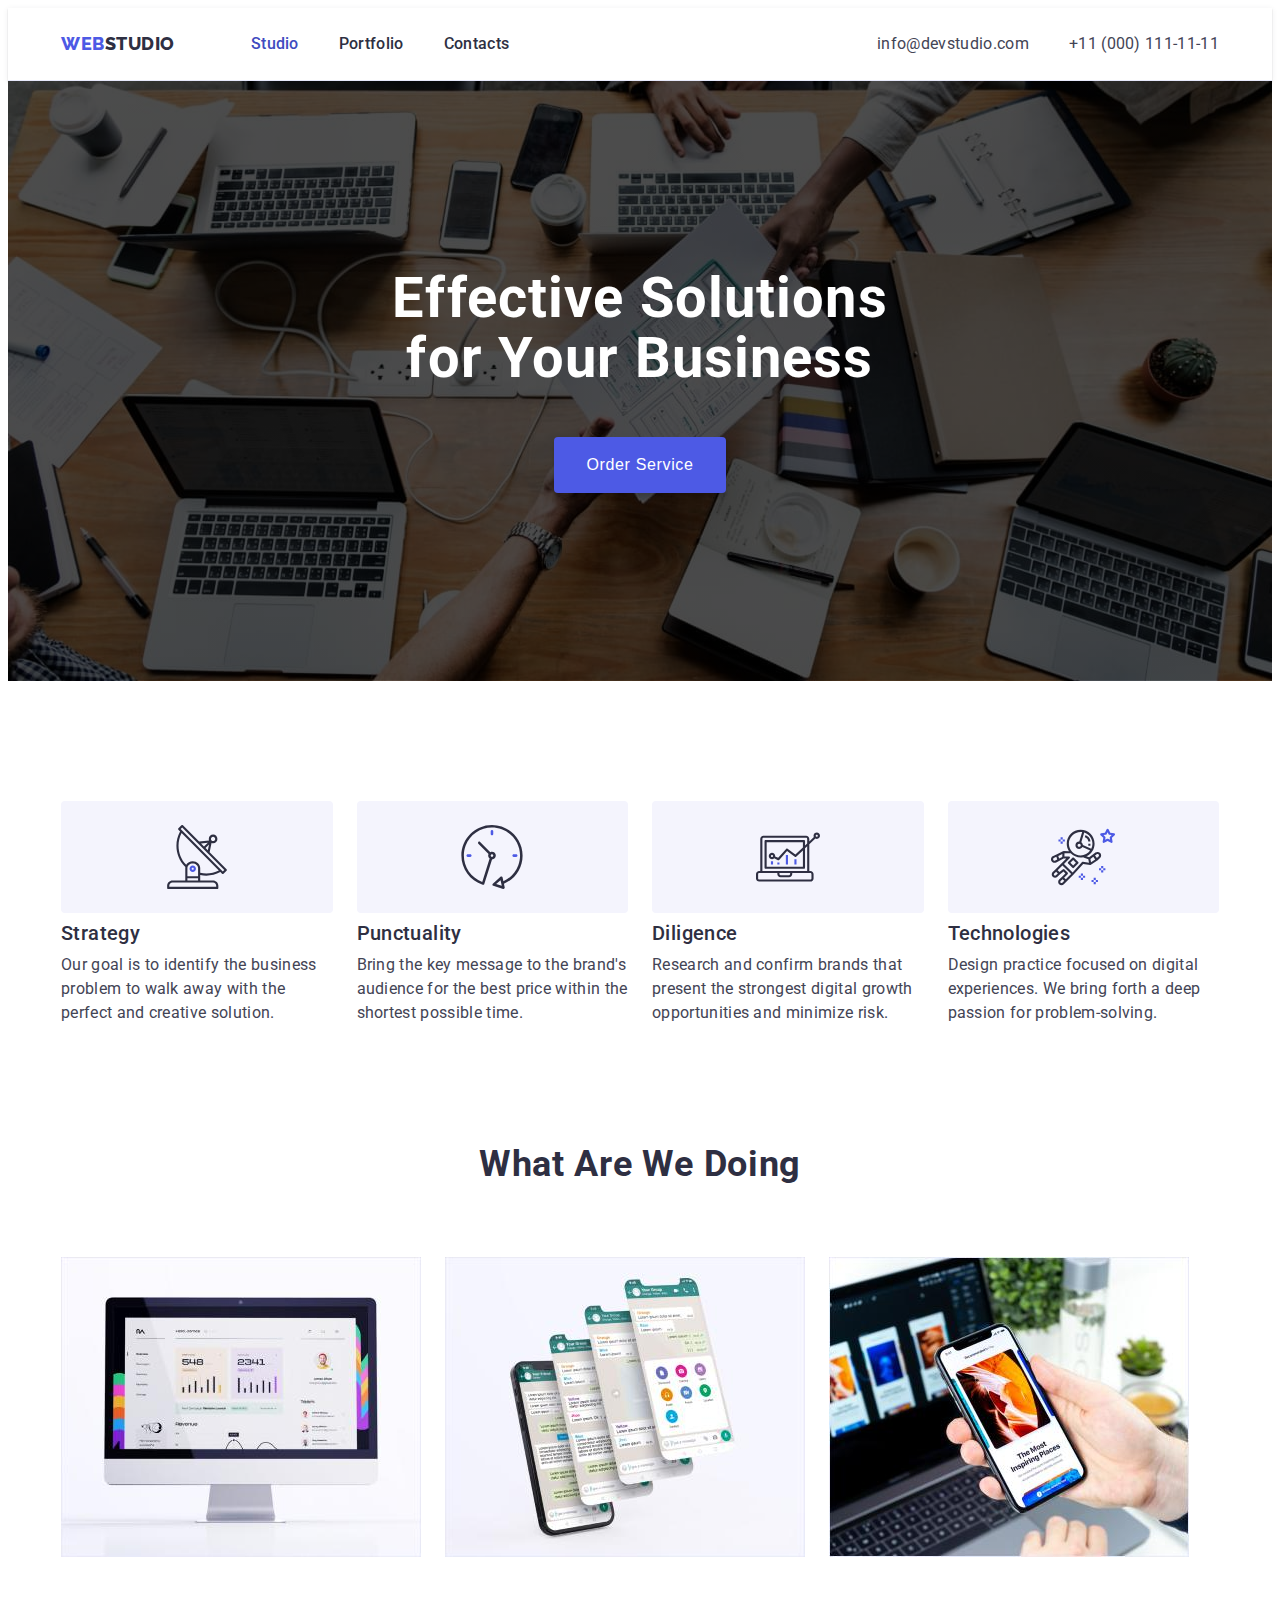
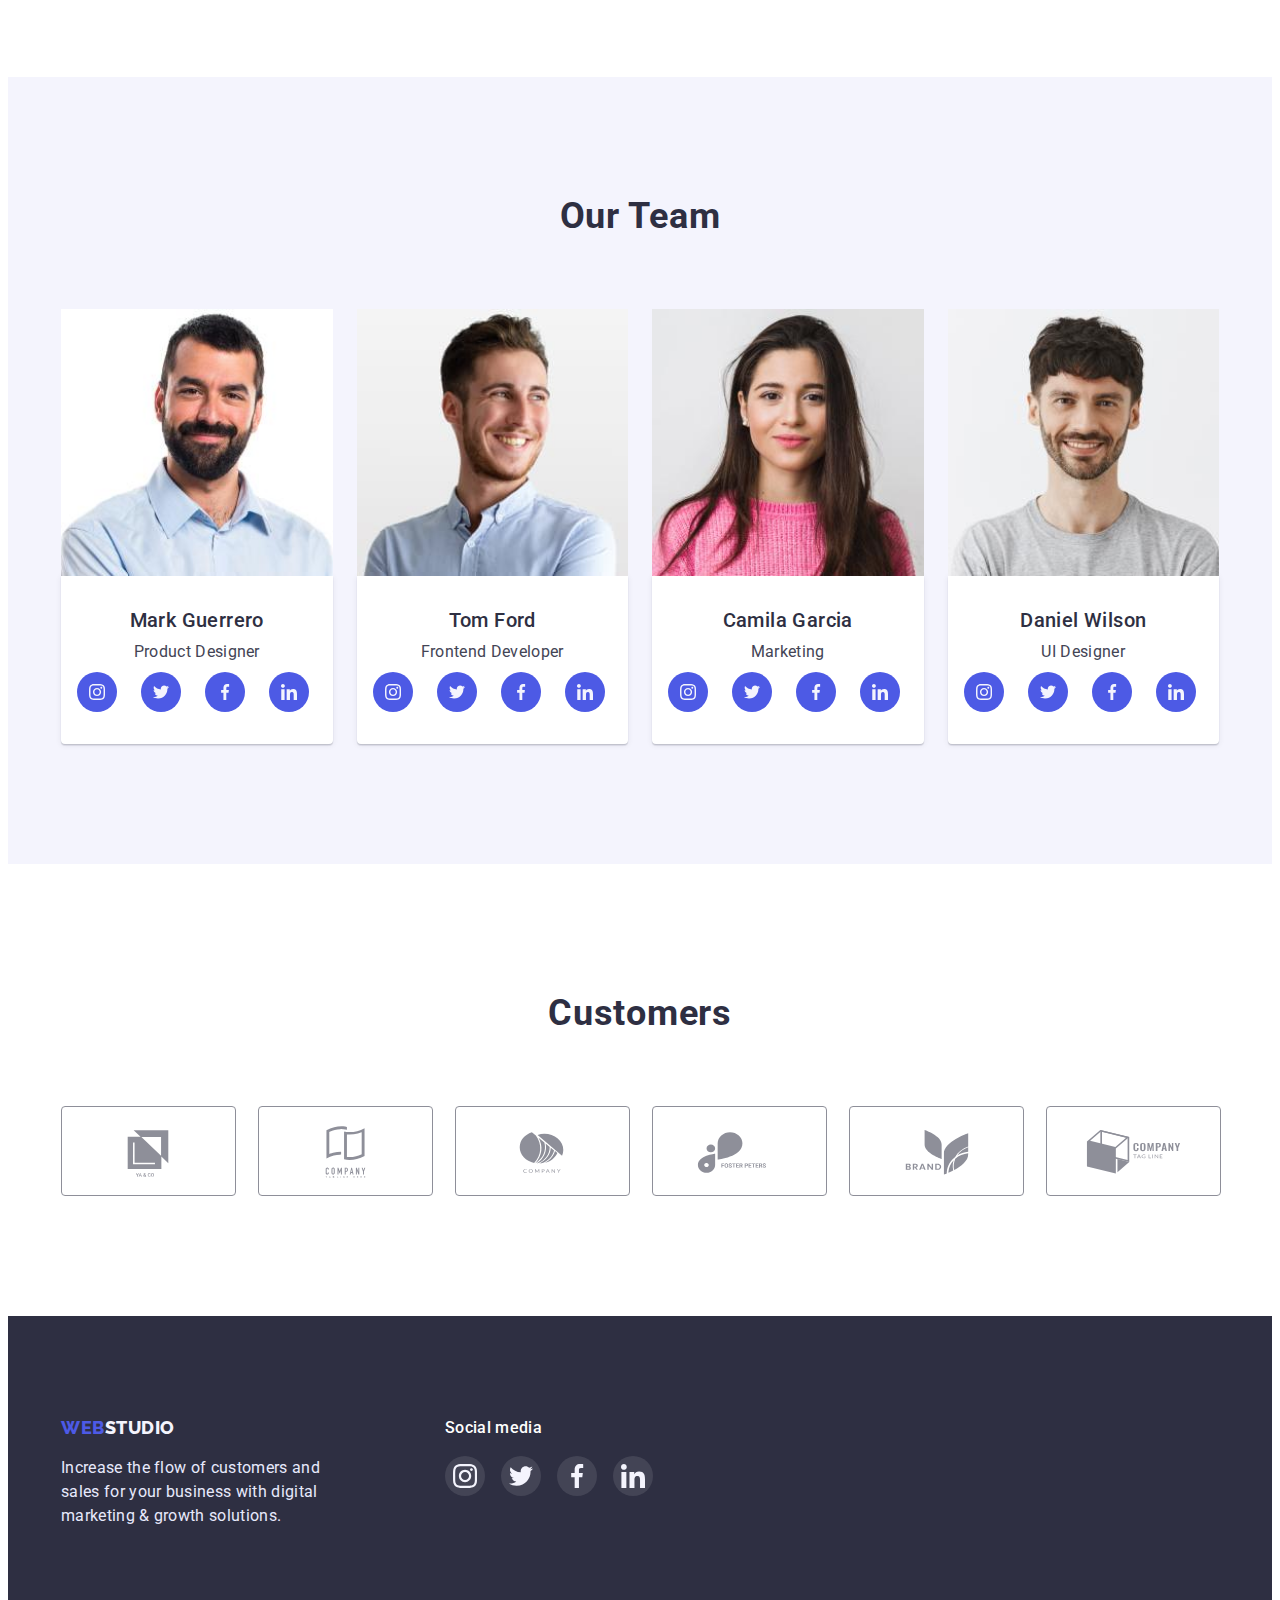
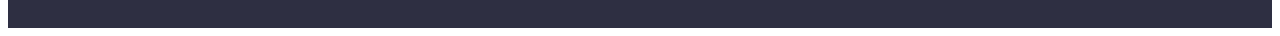
<file: index.html>
<!DOCTYPE html>
<html lang="en">

<head>
    <meta charset="UTF-8" />
    <meta http-equiv="X-UA-Compatible" content="IE=edge" />
    <meta name="viewport" content="width=device-width, initial-scale=1.0" />
    <title>Web Studio</title>
    <link rel="stylesheet" href="https://cdnjs.cloudflare.com/ajax/libs/modern-normalize/1.1.0/modern-normalize.min.css"
        integrity="sha512-wpPYUAdjBVSE4KJnH1VR1HeZfpl1ub8YT/NKx4PuQ5NmX2tKuGu6U/JRp5y+Y8XG2tV+wKQpNHVUX03MfMFn9Q=="
        crossorigin="anonymous" referrerpolicy="no-referrer" />
    <link rel="preconnect" href="https://fonts.googleapis.com">
    <link rel="preconnect" href="https://fonts.gstatic.com" crossorigin>
    <link
        href="https://fonts.googleapis.com/css2?family=Raleway:wght@800&family=Roboto:wght@400;500;700;900&display=swap"
        rel="stylesheet">
    <link rel="stylesheet" href="./css/style.css">
</head>

<body>

    <!-- Header -->

    <header class="header">
        <div class="container header-container">
            <nav class="header-nav">
                <a href="./index.html" class="logo">Web<span class="half">Studio</span></a>
                <ul class="site-nav list">
                    <li><a href="./index.html" class="link current">Studio</a></li>
                    <li><a href="./portfolio.html" class="link">Portfolio</a></li>
                    <li><a href="" class="link">Contacts</a></li>
                </ul>
            </nav>
            <address class="address">
                <ul class="address-list list">
                    <li><a href="mailto:info@devstudio.com" class="address-link link">info@devstudio.com</a></li>
                    <li><a href="tel:+110001111111" class="link tel">+11 (000) 111-11-11</a></li>
                </ul>
            </address>
        </div>
    </header>
    <main>

        <!-- Hero -->

        <section class="hero">
            <div class="container container-hero">
                <h1 class="hero-title">
                    Effective Solutions for Your Business
                </h1>
                <button type="button" class="btn">Order Service</button>
            </div>
        </section>

        <!-- Capabilities -->

        <section class="section">
            <div class="container">
                <h2 class="visually-hidden">our capabilities</h2>
                <ul class="feature-list list">
                    <li class="feature-item">
                        <div class="feature-box">
                            <svg width="64" height="64">
                                <use href="./images/icons.svg#icon-antenna"></use>
                            </svg>
                        </div>
                        <h3 class=" title">Strategy</h3>
                        <p>
                            Our goal is to identify the business problem to walk away with the
                            perfect and creative solution.
                        </p>
                    </li>
                    <li class="feature-item">
                        <div class="feature-box">
                            <svg width="64" height="64">
                                <use href="./images/icons.svg#icon-clock"></use>
                            </svg>
                        </div>
                        <h3 class="title">Punctuality</h3>
                        <p>
                            Bring the key message to the brand's audience for the best price
                            within the shortest possible time.
                        </p>
                    </li>
                    <li class="feature-item">
                        <div class="feature-box">
                            <svg width="64" height="64">
                                <use href="./images/icons.svg#icon-diagram"></use>
                            </svg>
                        </div>
                        <h3 class="title">Diligence</h3>
                        <p>
                            Research and confirm brands that present the strongest digital
                            growth opportunities and minimize risk.
                        </p>
                    </li>
                    <li class="feature-item">
                        <div class="feature-box">
                            <svg width="64" height="64">
                                <use href="./images/icons.svg#icon-astronaut"></use>
                            </svg>
                        </div>
                        <h3 class="title">Technologies</h3>
                        <p>
                            Design practice focused on digital experiences. We bring forth a
                            deep passion for problem-solving.
                        </p>
                    </li>
                </ul>
            </div>
        </section>

        <!-- Cases -->

        <section class="section section-cases">
            <div class="container">
                <h2 class="section-title">What are we doing</h2>
                <ul class="case list">
                    <li>
                        <img src="./images/monitor.jpg" width="360" height="300" alt="monitor" />
                    </li>
                    <li>
                        <img src="./images/phone.jpg" width="360" height="300" alt="phone" />
                    </li>
                    <li>
                        <img src="./images/apps.jpg" width="360" height="300" alt="apps" />
                    </li>
                </ul>
            </div>
        </section>

        <!-- Team -->

        <section class="section section-team">
            <div class="container">
                <h2 class="section-title">Our Team</h2>
                <ul class="team list">
                    <li class="team-item">
                        <img src="./images/mark.jpg" width="264" alt="Mark Guerrero" />
                        <div class="team-card">
                            <h3 class="title">Mark Guerrero</h3>
                            <p class="text">Product Designer</p>
                            <ul class="team-social list">
                                <li>
                                    <a class="team-box" href="#">
                                        <svg width="16" height="16">
                                            <use href="./images/icons.svg#icon-instagram"></use>
                                        </svg>
                                    </a>
                                </li>
                                <li>
                                    <a class="team-box" href="#">
                                        <svg width="16" height="16">
                                            <use href="./images/icons.svg#icon-twitter"></use>
                                        </svg>
                                    </a>
                                </li>
                                <li>
                                    <a class="team-box" href="#">
                                        <svg width="16" height="16">
                                            <use href="./images/icons.svg#icon-facebook"></use>
                                        </svg>
                                    </a>
                                </li>
                                <li>
                                    <a class="team-box" href="#">
                                        <svg width="16" height="16">
                                            <use href="./images/icons.svg#icon-linkedin"></use>
                                        </svg>
                                    </a>
                                </li>
                            </ul>
                        </div>
                    </li>
                    <li class="team-item">
                        <img src="./images/tom.jpg" width="264" alt="Tom Ford" />
                        <div class="team-card">
                            <h3 class="title">Tom Ford</h3>
                            <p class="text">Frontend Developer</p>
                            <ul class="team-social list">
                                <li>
                                    <a class="team-box" href="#">
                                        <svg width="16" height="16">
                                            <use href="./images/icons.svg#icon-instagram"></use>
                                        </svg>
                                    </a>
                                </li>
                                <li>
                                    <a class="team-box" href="#">
                                        <svg width="16" height="16">
                                            <use href="./images/icons.svg#icon-twitter"></use>
                                        </svg>
                                    </a>
                                </li>
                                <li>
                                    <a class="team-box" href="#">
                                        <svg width="16" height="16">
                                            <use href="./images/icons.svg#icon-facebook"></use>
                                        </svg>
                                    </a>
                                </li>
                                <li>
                                    <a class="team-box" href="#">
                                        <svg width="16" height="16">
                                            <use href="./images/icons.svg#icon-linkedin"></use>
                                        </svg>
                                    </a>
                                </li>
                            </ul>
                        </div>
                    </li>
                    <li class="team-item">
                        <img src="./images/camila.jpg" width="264" alt="Camila Garcia" />
                        <div class="team-card">
                            <h3 class="title">Camila Garcia</h3>
                            <p class="text">Marketing</p>
                            <ul class="team-social list">
                                <li>
                                    <a class="team-box" href="#">
                                        <svg width="16" height="16">
                                            <use href="./images/icons.svg#icon-instagram"></use>
                                        </svg>
                                    </a>
                                </li>
                                <li>
                                    <a class="team-box" href="#">
                                        <svg width="16" height="16">
                                            <use href="./images/icons.svg#icon-twitter"></use>
                                        </svg>
                                    </a>
                                </li>
                                <li>
                                    <a class="team-box" href="#">
                                        <svg width="16" height="16">
                                            <use href="./images/icons.svg#icon-facebook"></use>
                                        </svg>
                                    </a>
                                </li>
                                <li>
                                    <a class="team-box" href="#">
                                        <svg width="16" height="16">
                                            <use href="./images/icons.svg#icon-linkedin"></use>
                                        </svg>
                                    </a>
                                </li>
                            </ul>
                        </div>
                    </li>
                    <li class="team-item">
                        <img src="./images/daniel.jpg" width="264" alt="Daniel Wilson" />
                        <div class="team-card">
                            <h3 class="title">Daniel Wilson</h3>
                            <p class="text">UI Designer</p>
                            <ul class="team-social list">
                                <li>
                                    <a class="team-box" href="#">
                                        <svg width="16" height="16">
                                            <use href="./images/icons.svg#icon-instagram"></use>
                                        </svg>
                                    </a>
                                </li>
                                <li>
                                    <a class="team-box" href="#">
                                        <svg width="16" height="16">
                                            <use href="./images/icons.svg#icon-twitter"></use>
                                        </svg>
                                    </a>
                                </li>
                                <li>
                                    <a class="team-box" href="#">
                                        <svg width="16" height="16">
                                            <use href="./images/icons.svg#icon-facebook"></use>
                                        </svg>
                                    </a>
                                </li>
                                <li>
                                    <a class="team-box" href="#">
                                        <svg width="16" height="16">
                                            <use href="./images/icons.svg#icon-linkedin"></use>
                                        </svg>
                                    </a>
                                </li>
                            </ul>
                        </div>
                    </li>
                </ul>
            </div>
        </section>

        <!-- Customers -->

        <section class="section section-customers">
            <div class="container">
                <h2 class="section-title">Customers</h2>
                <ul class="customer list">
                    <li class="customer-item">
                        <a class="customer-box" href="#">
                            <svg width="104" height="56">
                                <use href="./images/icons.svg#icon-client1"></use>
                            </svg>
                        </a>
                    </li>
                    <li class="customer-item">
                        <a class="customer-box" href="#">
                            <svg width="104" height="56">
                                <use href="./images/icons.svg#icon-client2"></use>
                            </svg>
                        </a>
                    </li>
                    <li class="customer-item">
                        <a class="customer-box" href="#">
                            <svg width="104" height="56">
                                <use href="./images/icons.svg#icon-client3"></use>
                            </svg>
                        </a>
                    </li>
                    <li class="customer-item">
                        <a class="customer-box" href="#">
                            <svg width="104" height="56">
                                <use href="./images/icons.svg#icon-client4"></use>
                            </svg>
                        </a>
                    </li>
                    <li class="customer-item">
                        <a class="customer-box" href="#">
                            <svg width="104" height="56">
                                <use href="./images/icons.svg#icon-client5"></use>
                            </svg>
                        </a>
                    </li>
                    <li class="customer-item">
                        <a class="customer-box" href="#">
                            <svg width="104" height="56">
                                <use href="./images/icons.svg#icon-client6"></use>
                            </svg>
                        </a>
                    </li>
                </ul>
            </div>
        </section>

    </main>

    <!-- Footer -->

    <footer class="footer">
        <div class="container footer-container">
            <div class="foot">
                <a href="./index.html" class="logo foot-link">Web<span class="half">Studio</span></a>
                <p class="foot-text">
                    Increase the flow of customers and sales for your business with digital
                    marketing & growth solutions.
                </p>
            </div>
            <div class="social">
                <p class="foot-social-text">Social media</p>
                <ul class="foot-social list">
                    <li>
                        <a class="foot-box" href="#">
                            <svg width="24" height="24">
                                <use href="./images/icons.svg#icon-instagram"></use>
                            </svg>
                        </a>
                    </li>
                    <li>
                        <a class="foot-box" href="#">
                            <svg width="24" height="24">
                                <use href="./images/icons.svg#icon-twitter"></use>
                            </svg>
                        </a>
                    </li>
                    <li>
                        <a class="foot-box" href="#">
                            <svg width="24" height="24">
                                <use href="./images/icons.svg#icon-facebook"></use>
                            </svg>
                        </a>
                    </li>
                    <li>
                        <a class="foot-box" href="#">
                            <svg width="24" height="24">
                                <use href="./images/icons.svg#icon-linkedin"></use>
                            </svg>
                        </a>
                    </li>
                </ul>
            </div>
        </div>
    </footer>
</body>

</html>
</file>
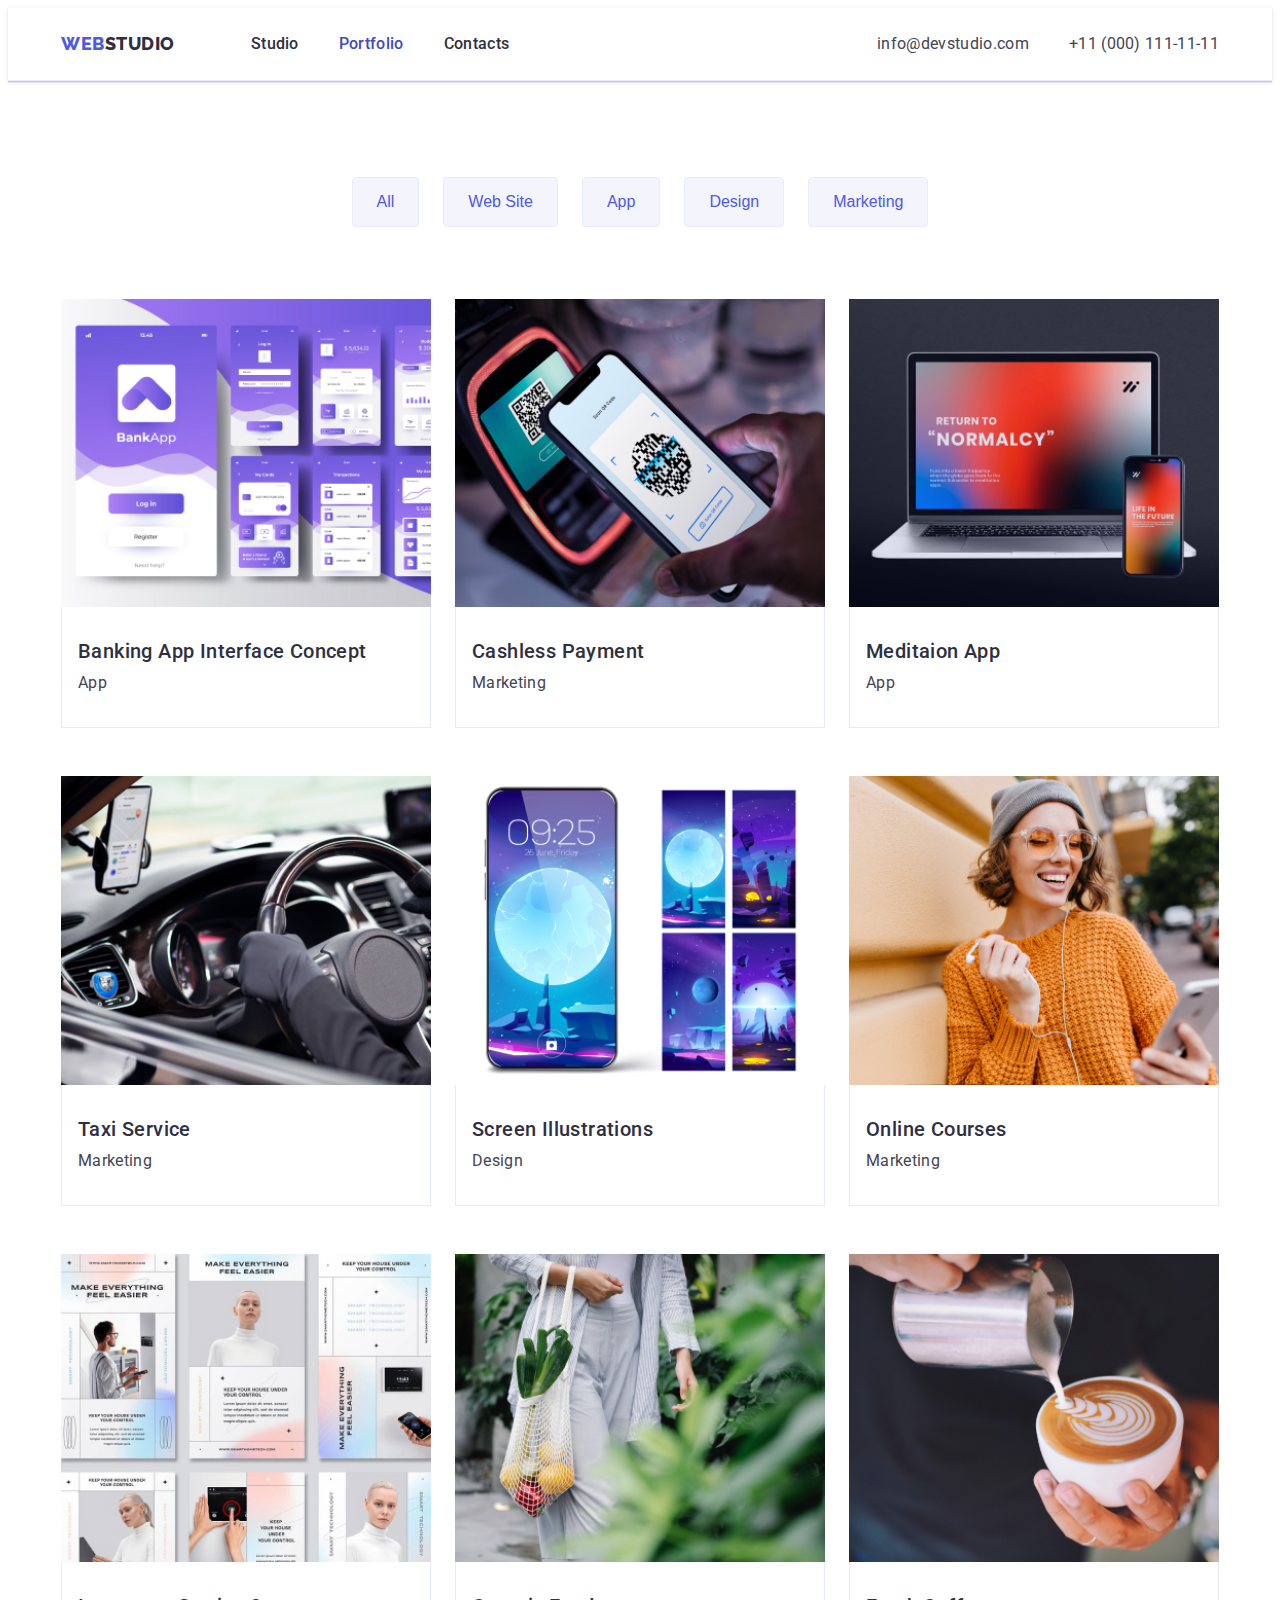
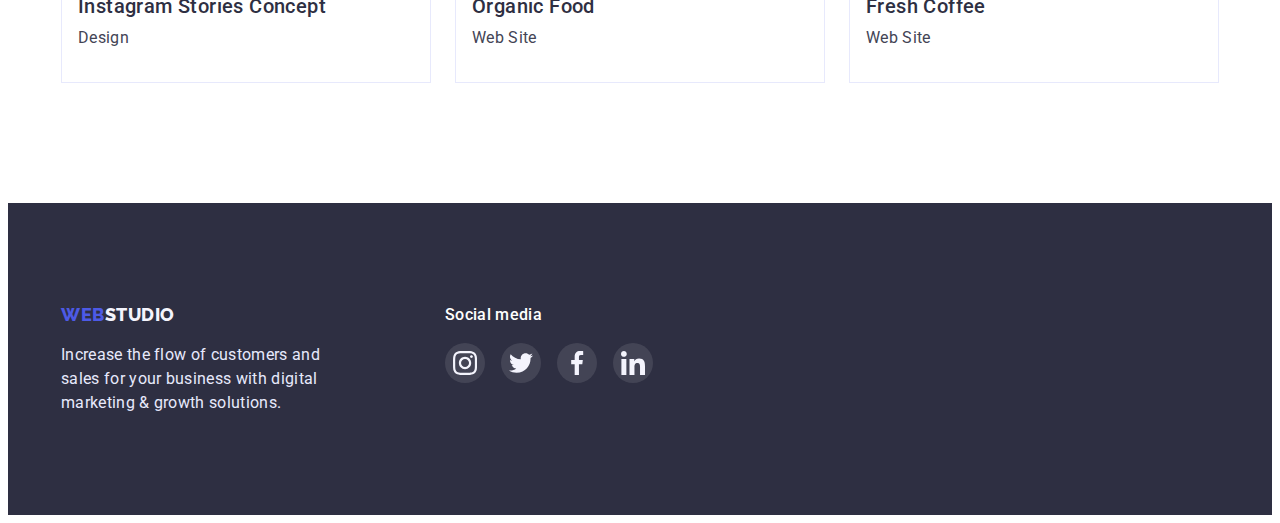
<file: portfolio.html>
<!DOCTYPE html>
<html lang="en">

<head>
    <meta charset="UTF-8">
    <meta http-equiv="X-UA-Compatible" content="IE=edge">
    <meta name="viewport" content="width=device-width, initial-scale=1.0">
    <title>Portfolio</title>
    <link rel="stylesheet" href="https://cdnjs.cloudflare.com/ajax/libs/modern-normalize/1.1.0/modern-normalize.min.css"
        integrity="sha512-wpPYUAdjBVSE4KJnH1VR1HeZfpl1ub8YT/NKx4PuQ5NmX2tKuGu6U/JRp5y+Y8XG2tV+wKQpNHVUX03MfMFn9Q=="
        crossorigin="anonymous" referrerpolicy="no-referrer" />
    <link rel="preconnect" href="https://fonts.googleapis.com">
    <link rel="preconnect" href="https://fonts.gstatic.com" crossorigin>
    <link
        href="https://fonts.googleapis.com/css2?family=Raleway:wght@800&family=Roboto:wght@400;500;700;900&display=swap"
        rel="stylesheet">
    <link rel="stylesheet" href="./css/style.css">
</head>

<body>
    <!-- Header -->

    <header class="header">
        <div class="container header-container">
            <nav class="header-nav">
                <a href="./index.html" class="logo">Web<span class="half">Studio</span></a>
                <ul class="site-nav list">
                    <li><a href="./index.html" class="link">Studio</a></li>
                    <li><a href="./portfolio.html" class="link current">Portfolio</a></li>
                    <li><a href="" class="link">Contacts</a></li>
                </ul>
            </nav>
            <address class="address">
                <ul class="address-list list">
                    <li><a href="mailto:info@devstudio.com" class="address-link link">info@devstudio.com</a></li>
                    <li><a href="tel:+110001111111" class="link tel">+11 (000) 111-11-11</a></li>
                </ul>
            </address>
        </div>
    </header>
    <main>
        <section class="section section-portfolio">
            <div class="container">
                <h1 class="visually-hidden">Work examples</h1>
                <!-- Filter -->
                <ul class="filter list">
                    <li><button type="button">All</button></li>
                    <li><button type="button">Web Site</button></li>
                    <li><button type="button">App</button></li>
                    <li><button type="button">Design</button></li>
                    <li><button type="button">Marketing</button></li>
                </ul>

                <!-- Examples works -->

                <ul class="works-list list">
                    <li class="work-item">
                        <a class="work-link" href="#">
                            <img src="./images/banking.jpg" width="360" alt="banking" />
                            <div class="work-card">
                                <h2 class="title">Banking App Interface Concept</h2>
                                <p class="work-text">App</p>
                            </div>
                        </a>
                    </li>
                    <li class="work-item">
                        <a class="work-link" href="#">
                            <img src="./images/cashless.jpg" width="360" alt="cashless" />
                            <div class="work-card">
                                <h2 class="title">Cashless Payment</h2>
                                <p class="work-text">Marketing</p>
                            </div>
                        </a>
                    </li>
                    <li class="work-item">
                        <a class="work-link" href="#">
                            <img src="./images/meditaion.jpg" width="360" alt="meditaion" />
                            <div class="work-card">
                                <h2 class="title">Meditaion App</h2>
                                <p class="work-text">App</p>
                            </div>
                        </a>
                    </li>
                    <li class="work-item">
                        <a class="work-link" href="#">
                            <img src="./images/taxi.jpg" width="360" alt="taxi" />
                            <div class="work-card">
                                <h2 class="title">Taxi Service</h2>
                                <p class="work-text">Marketing</p>
                            </div>
                        </a>
                    </li>
                    <li class="work-item">
                        <a class="work-link" href="#">
                            <img src="./images/screen.jpg" width="360" alt="screen" />
                            <div class="work-card">
                                <h2 class="title">Screen Illustrations</h2>
                                <p class="work-text">Design</p>
                            </div>
                        </a>
                    </li>
                    <li class="work-item">
                        <a class="work-link" href="#">
                            <img src="./images/online.jpg" width="360" alt="online" />
                            <div class="work-card">
                                <h2 class="title">Online Courses</h2>
                                <p class="work-text">Marketing</p>
                            </div>
                        </a>
                    </li>
                    <li class="work-item">
                        <a class="work-link" href="#">
                            <img src="./images/instagram.jpg" width="360" alt="instagram" />
                            <div class="work-card">
                                <h2 class="title">Instagram Stories Concept</h2>
                                <p class="work-text">Design</p>
                            </div>
                        </a>
                    </li>
                    <li class="work-item">
                        <a class="work-link" href="#">
                            <img src="./images/food.jpg" width="360" alt="food" />
                            <div class="work-card">
                                <h2 class="title">Organic Food</h2>
                                <p class="work-text">Web Site</p>
                            </div>
                        </a>
                    </li>
                    <li class="work-item">
                        <a class="work-link" href="#">
                            <img src="./images/coffee.jpg" width="360" alt="coffee" />
                            <div class="work-card">
                                <h2 class="title">Fresh Coffee</h2>
                                <p class="work-text">Web Site</p>
                            </div>
                        </a>
                    </li>
                </ul>
            </div>
        </section>
    </main>
    <!-- Footer -->

    <footer class="footer">
        <div class="container footer-container">
            <div class="foot">
                <a href="./index.html" class="logo foot-link">Web<span class="half">Studio</span></a>
                <p class="foot-text">
                    Increase the flow of customers and sales for your business with digital
                    marketing & growth solutions.
                </p>
            </div>
            <div class="social">
                <p class="foot-social-text">Social media</p>
                <ul class="foot-social list">
                    <li>
                        <a class="foot-box" href="#">
                            <svg width="24" height="24">
                                <use href="./images/icons.svg#icon-instagram"></use>
                            </svg>
                        </a>
                    </li>
                    <li>
                        <a class="foot-box" href="#">
                            <svg width="24" height="24">
                                <use href="./images/icons.svg#icon-twitter"></use>
                            </svg>
                        </a>
                    </li>
                    <li>
                        <a class="foot-box" href="#">
                            <svg width="24" height="24">
                                <use href="./images/icons.svg#icon-facebook"></use>
                            </svg>
                        </a>
                    </li>
                    <li>
                        <a class="foot-box" href="#">
                            <svg width="24" height="24">
                                <use href="./images/icons.svg#icon-linkedin"></use>
                            </svg>
                        </a>
                    </li>
                </ul>
            </div>
        </div>
    </footer>

</body>

</html>
</file>
<file: css/style.css>
:root {
  --primery-text-color: #434455;
  --title-text-color: #2e2f42;
  --accent-color: #404bbf;
  --main-color: #ffffff;
  --logo-first-color: #4d5ae5;
  --team-color: #F4F4FD;
  --border-color: #e7e9fc;
  --no-image: rgba(46, 47, 66, 0.702);
  --icon-space: #8E8F99;
}

body {
  font-family: "Roboto", sans-serif;
  font-size: 16px;
  line-height: 1.5;
  letter-spacing: 0.02em;
  color: var(--primery-text-color);
  background-color: var(--main-color);
}

p,
h1,
h2,
h3,
h4,
h5,
h6 {
  margin: 0;
}

ul {
  margin: 0;
  padding: 0;
}

img {
  display: block;
  min-width: 100%;
  height: auto;
}

.list {
  list-style: none;
}

.container {
  max-width: 1158px;
  margin: 0 auto;
  padding: 0 15px;
}

/* Header */

.header {
  border-bottom: 1px solid var(--border-color);
  box-shadow: 0px 2px 1px rgba(46, 47, 66, 0.08), 0px 1px 1px rgba(46, 47, 66, 0.16), 0px 1px 6px rgba(46, 47, 66, 0.08);
}

.header-container {
  display: flex;
  align-items: center;
}

.header-nav {
  display: flex;
  align-items: center;
  margin-right: auto;
  gap: 76px;
}

.address-list {
  display: flex;
  align-items: center;
  gap: 40px;
}

.site-nav {
  display: flex;
  gap: 40px;
}

/* Nav */

.logo {
  font-family: "Raleway";
  font-weight: 800;
  font-size: 18px;
  line-height: 1.33;
  letter-spacing: 0.03em;
  text-decoration: none;
  text-transform: uppercase;
  color: var(--logo-first-color);
}

.logo>.half {
  color: var(--title-text-color);
}

.site-nav a {
  font-weight: 500;
  color: var(--title-text-color);
}

.link {
  display: block;
  padding: 24px 0;
  text-decoration: none;
}

.tel {
  padding-right: 0;
}

.site-nav .link:hover,
.site-nav .link:focus {
  color: var(--accent-color);
}

.site-nav .link.current {
  color: var(--accent-color);
}

.address-list a {
  font-style: normal;
  color: var(--primery-text-color);
  text-decoration: none;
}

.address-list .address-link:hover,
.address-list .address-link:focus {
  color: var(--accent-color);
}

/* Hero */

.hero {
  max-width: 1440px;
  padding-top: 188px;
  padding-bottom: 188px;
  background-color: var(--no-image);
  background-image: linear-gradient(rgba(0, 0, 0, 0.7), rgba(0, 0, 0, 0.7)), url("../images/people-office.jpg");
  background-repeat: no-repeat;
  background-position: center;
  background-size: cover;
  text-align: center;
  margin: 0 auto;
}

.container-hero {
  display: flex;
  flex-direction: column;
  align-items: center;
}

.hero-title {
  margin-left: auto;
  margin-right: auto;
  margin-bottom: 48px;
  max-width: 526px;
  font-size: 56px;
  line-height: 1.07;
  text-align: center;
  letter-spacing: 0.02em;
  color: var(--main-color);
}

.btn {
  display: inline-block;
  padding: 16px 32px;
  background: var(--logo-first-color);
  border-radius: 4px;
  box-shadow: 0px 4px 4px rgba(0, 0, 0, 0.15);
  border: none;
  font-weight: 500;
  font-size: 16px;
  line-height: 1.5;
  letter-spacing: 0.04em;
  cursor: pointer;
  color: var(--main-color);
}

.btn:active {
  background: var(--accent-color);
  ;
}

.section-title {
  margin-bottom: 72px;
  font-size: 36px;
  line-height: 1.11;
  text-align: center;
  letter-spacing: 0.02em;
  text-transform: capitalize;
  color: var(--title-text-color);
}

/* Sections */

.section {
  padding: 120px 0;
}

/* Featur */

.visually-hidden {
  position: fixed;
  transform: scale(0);
}

.footer-container {
  display: flex;
  gap: 120px;
}

.feature-list {
  display: flex;
  gap: 24px;
}

.feature-box {
  display: flex;
  align-items: center;
  justify-content: center;
  height: 112px;
  background-color: var(--team-color);
  border-radius: 4px;
  margin-bottom: 8px;
}

.feature-item {
  flex-basis: calc((100% - 72px) / 4);
}

.feature-list .title {
  font-weight: 500;
  font-size: 20px;
  line-height: 1.2;
  letter-spacing: 0.02em;
  margin-bottom: 8px;
  color: var(--title-text-color);
}

.foot-social-text {
  font-weight: 500;
  color: var(--main-color);
  margin-bottom: 16px;
}

/* Case */

.section-cases {
  padding-top: 0;
}

.case {
  display: flex;
  gap: 24px;
}

/* Team */

.section-team {
  background: var(--team-color);
}

.team {
  display: flex;
  gap: 24px;
  flex-wrap: wrap;
}



.team-item {
  flex-basis: calc((100% - 72px) / 4);
  text-align: center;
}

.team-card {
  padding: 32px 16px;
  box-shadow: 0px 1px 6px rgba(46, 47, 66, 0.08), 0px 1px 1px rgba(46, 47, 66, 0.16), 0px 2px 1px rgba(46, 47, 66, 0.08);
  border-radius: 0px 0px 4px 4px;
  background-color: var(--main-color);
}

.team .title {
  font-weight: 500;
  font-size: 20px;
  line-height: 1.2;
  letter-spacing: 0.02em;
  margin-bottom: 8px;
  color: var(--title-text-color);
}

.team .text {
  margin-bottom: 8px;
}

.team-social {
  display: flex;
  gap: 24px;
}

.team-box {
  display: flex;
  align-items: center;
  justify-content: center;
  width: 40px;
  height: 40px;
  background-color: var(--logo-first-color);
  border-radius: 50%;
  fill: var(--team-color);
}

.team-box:hover,
.team-box:focus {
  background-color: var(--accent-color);
}



/* Customers */

.section-customers {
  padding-top: 130px;
}

.customer {
  display: flex;
  gap: 24px;
  flex-wrap: wrap;
}

.customer-item {
  flex-basis: calc((100% - 120px) / 6);
}

.customer-box {
  display: flex;
  align-items: center;
  justify-content: center;
  width: 100%;
  height: 88px;
  border: 1px solid var(--icon-space);
  border-radius: 4px;
  fill: var(--icon-space);
}

.customer-box:hover,
.customer-box:focus {
  border: 1px solid var(--accent-color);
  fill: var(--accent-color);
}

/* Footer */

.footer {
  padding: 100px 0;
  background-color: var(--title-text-color);
}

.foot-social {
  display: flex;
  gap: 16px;
}

.footer .half {
  color: var(--team-color);
}

.foot-text {
  color: var(--border-color);
  margin: 0;
}

.foot {
  width: 264px;
}

.foot-link {
  display: block;
  margin-bottom: 16px;
}

.foot-box {
  display: flex;
  align-items: center;
  justify-content: center;
  width: 40px;
  height: 40px;
  background-color: rgba(255, 255, 255, 0.1);
  border-radius: 50%;
  fill: var(--team-color);
}

.foot-box:hover,
.foot-box:focus {
  background-color: #31D0AA;
}

/* Portfolio */

.section-portfolio {
  padding-top: 96px;
}

/* Filter */

.filter {
  display: flex;
  justify-content: center;
  gap: 24px;
  margin-bottom: 72px;
}

.filter button {
  display: inline-block;
  padding: 12px 24px;
  font-weight: 500;
  font-size: 16px;
  line-height: 1.5;
  cursor: pointer;
  color: var(--logo-first-color);
  background-color: var(--team-color);
  border: 1px solid var(--border-color);
  border-radius: 4px;
}

.filter button:hover,
.filter button:focus {
  color: var(--main-color);
  background-color: var(--accent-color);
  box-shadow: 0px 3px 1px rgba(0, 0, 0, 0.1), 0px 2px 1px rgba(0, 0, 0, 0.08), 0px 2px 2px rgba(0, 0, 0, 0.12);
}

/* Examples */

.works-list {
  display: flex;
  gap: 48px 24px;
  flex-wrap: wrap;
}

.work-card {
  padding: 32px 16px;
  background-color: var(--main-color);
  border-bottom: 1px solid var(--border-color);
  border-left: 1px solid var(--border-color);
  border-right: 1px solid var(--border-color);
}

.work-item {
  flex-basis: calc((100% - 48px) / 3);
}

.work-link {
  display: block;
  text-decoration: none;
}

.work-link:hover,
.work-link:focus {
  box-shadow: 0px 1px 6px rgba(46, 47, 66, 0.08), 0px 1px 1px rgba(46, 47, 66, 0.16), 0px 2px 1px rgba(46, 47, 66, 0.08);
}

.works-list .title {
  font-weight: 500;
  font-size: 20px;
  line-height: 1.2;
  letter-spacing: 0.02em;
  color: var(--title-text-color);
  margin-bottom: 8px;
}

.work-text {
  color: var(--primery-text-color);
}
</file>
